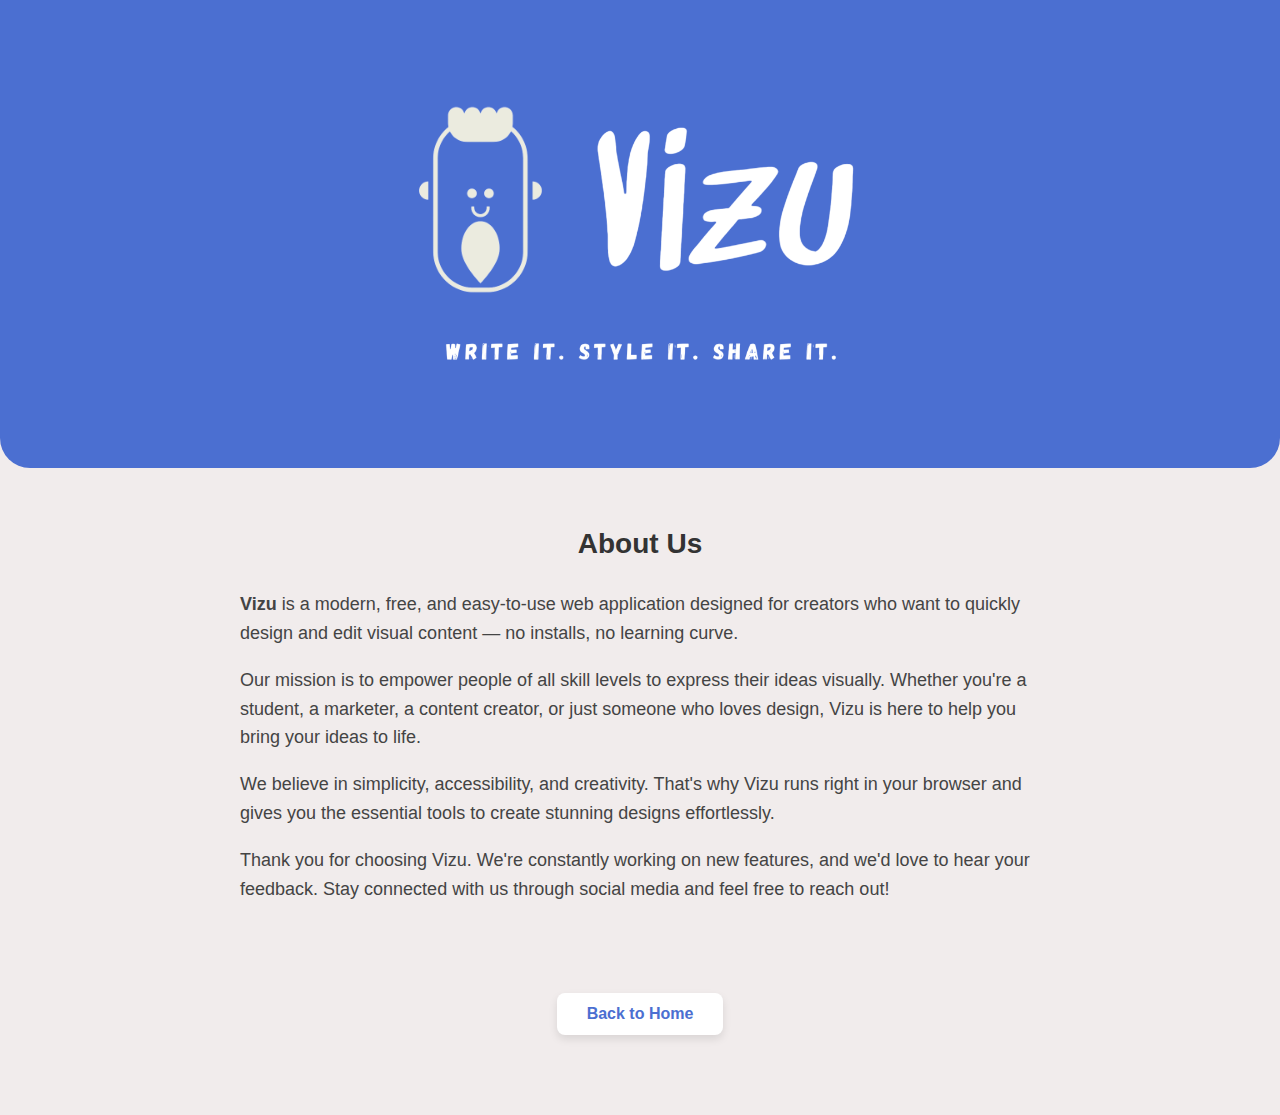
<file: aboutus.html>
<!DOCTYPE html>
<html lang="en">

<head>
    <meta charset="UTF-8" />
    <meta name="viewport" content="width=device-width, initial-scale=1.0" />
    <meta name="description" content="Learn more about the Vizu team and our mission.">
    <title>About Us - Vizu</title>
    <link rel="icon" type="image/x-icon" href="favicon.png">
    <link rel="stylesheet" href="home.css" />
    <link rel="preconnect" href="https://fonts.googleapis.com">
    <link rel="preconnect" href="https://fonts.gstatic.com" crossorigin>
    <link
        href="https://fonts.googleapis.com/css2?family=Roboto:ital,wght@0,100..900;1,100..900&family=Winky+Sans:ital,wght@0,300..900;1,300..900&display=swap"
        rel="stylesheet">
</head>

<body>
    <header class="hero">
        <div class="logo-container">
            <img src="logo.png" alt="Mascot" class="logo" />
            <img src="letters.png" alt="Vizu text" class="title" />
        </div>
        <img src="slogan.png" alt="Vizu slogan" class="slogan" />
    </header>

    <section class="projects-section">
        <h2 class="projects-heading">About Us</h2>
        <div style="max-width: 800px; margin: 0 auto; font-size: 18px; line-height: 1.6; color: #444;">
            <p><strong>Vizu</strong> is a modern, free, and easy-to-use web application designed for creators who want
                to quickly design and edit visual content — no installs, no learning curve.</p>

            <p>Our mission is to empower people of all skill levels to express their ideas visually. Whether you're a
                student, a marketer, a content creator, or just someone who loves design, Vizu is here to help you bring
                your ideas to life.</p>

            <p>We believe in simplicity, accessibility, and creativity. That's why Vizu runs right in your browser and
                gives you the essential tools to create stunning designs effortlessly.</p>

            <p>Thank you for choosing Vizu. We're constantly working on new features, and we'd love to hear your
                feedback. Stay connected with us through social media and feel free to reach out!</p>
        </div>
    </section>

    <div class="buttons" style="margin-top: 40px; margin-bottom: 80px;">
        <a href="index.html" class="btn2">Back to Home</a>
    </div>


    </div>

    <script>
        function menuToggle() {
            const toggleMenu = document.querySelector(".menu");
            toggleMenu.classList.toggle("active");
        }
    </script>
</body>

</html>
</file>
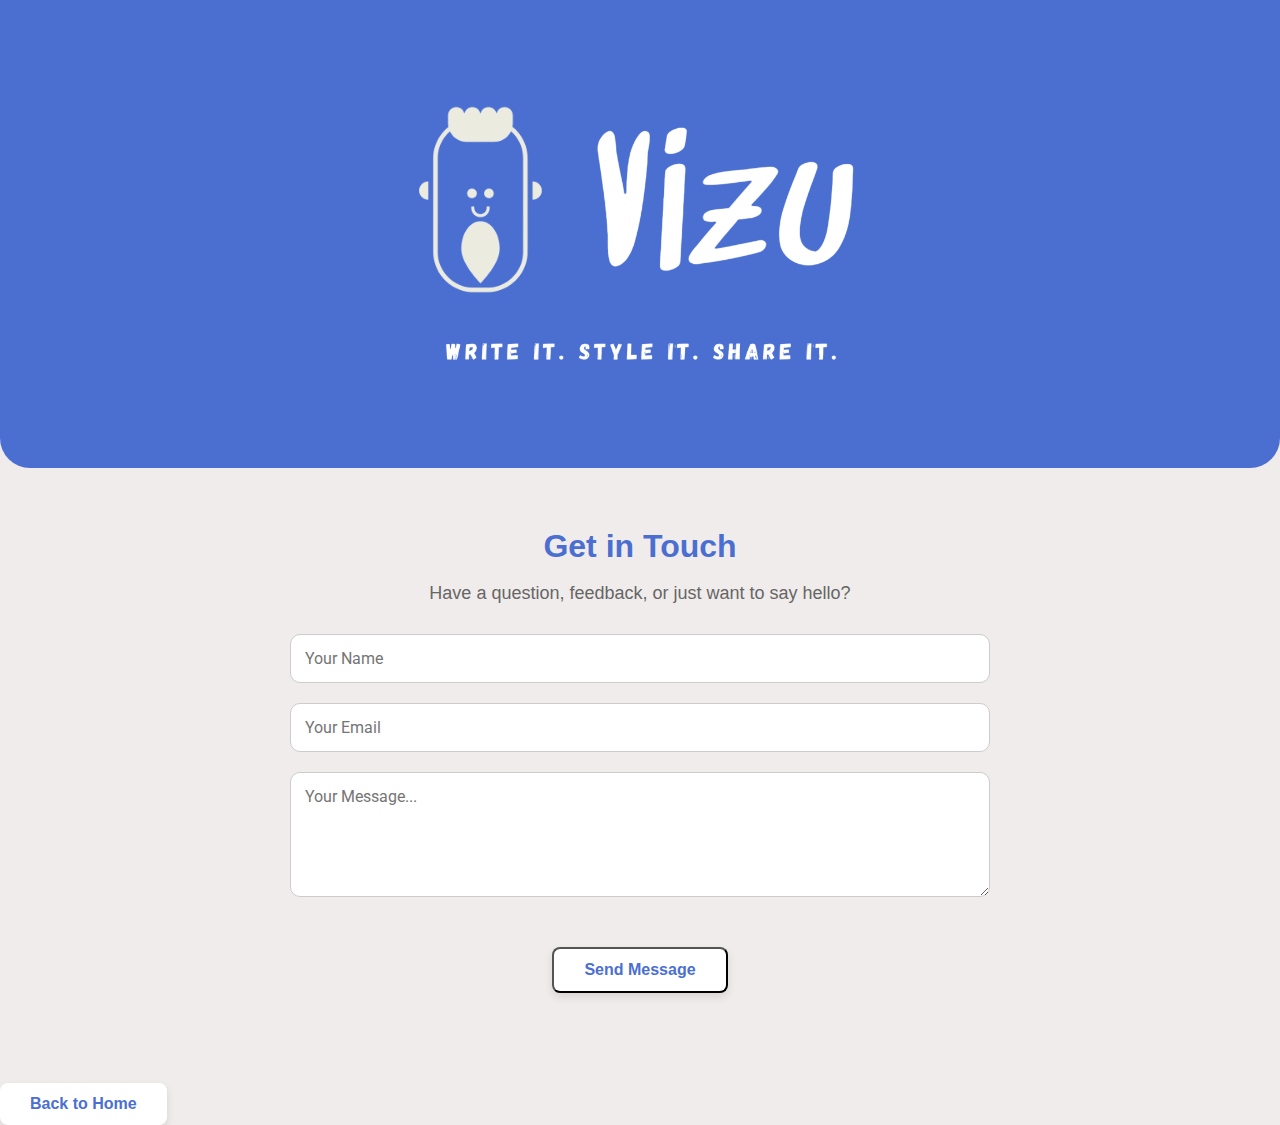
<file: contact.html>
<!DOCTYPE html>
<html lang="en">

<head>
    <meta charset="UTF-8" />
    <meta name="viewport" content="width=device-width, initial-scale=1.0" />
    <title>Contact Us - Vizu</title>
    <link rel="icon" type="image/x-icon" href="favicon.png">
    <link rel="stylesheet" href="home.css" />
    <link rel="stylesheet" href="contact.css" />
    <link rel="preconnect" href="https://fonts.googleapis.com">
    <link rel="preconnect" href="https://fonts.gstatic.com" crossorigin>
    <link
        href="https://fonts.googleapis.com/css2?family=Roboto:ital,wght@0,100..900;1,100..900&family=Winky+Sans:ital,wght@0,300..900;1,300..900&display=swap"
        rel="stylesheet">
</head>

<body>

    <header class="hero">
        <div class="logo-container">
            <img src="logo.png" alt="Mascot" class="logo" />
            <img src="letters.png" alt="Vizu text" class="title" />
        </div>
        <img src="slogan.png" alt="Vizu slogan" class="slogan" />
    </header>

    <section class="contact-section">
        <h2 class="contact-heading">Get in Touch</h2>
        <p class="contact-subheading">Have a question, feedback, or just want to say hello?</p>

        <form class="contact-form" action="https://formspree.io/f/xgvyzgqy" method="post">
            <input type="text" name="name" placeholder="Your Name" required />
            <input type="email" name="email" placeholder="Your Email" required />
            <textarea name="message" placeholder="Your Message..." rows="5" required></textarea>
            <button type="submit" class="btn1">Send Message</button>
        </form>
    </section>

    <div class="back-btn-container">
        <a href="index.html" class="btn2">Back to Home</a>
    </div>

</body>

</html>
</file>
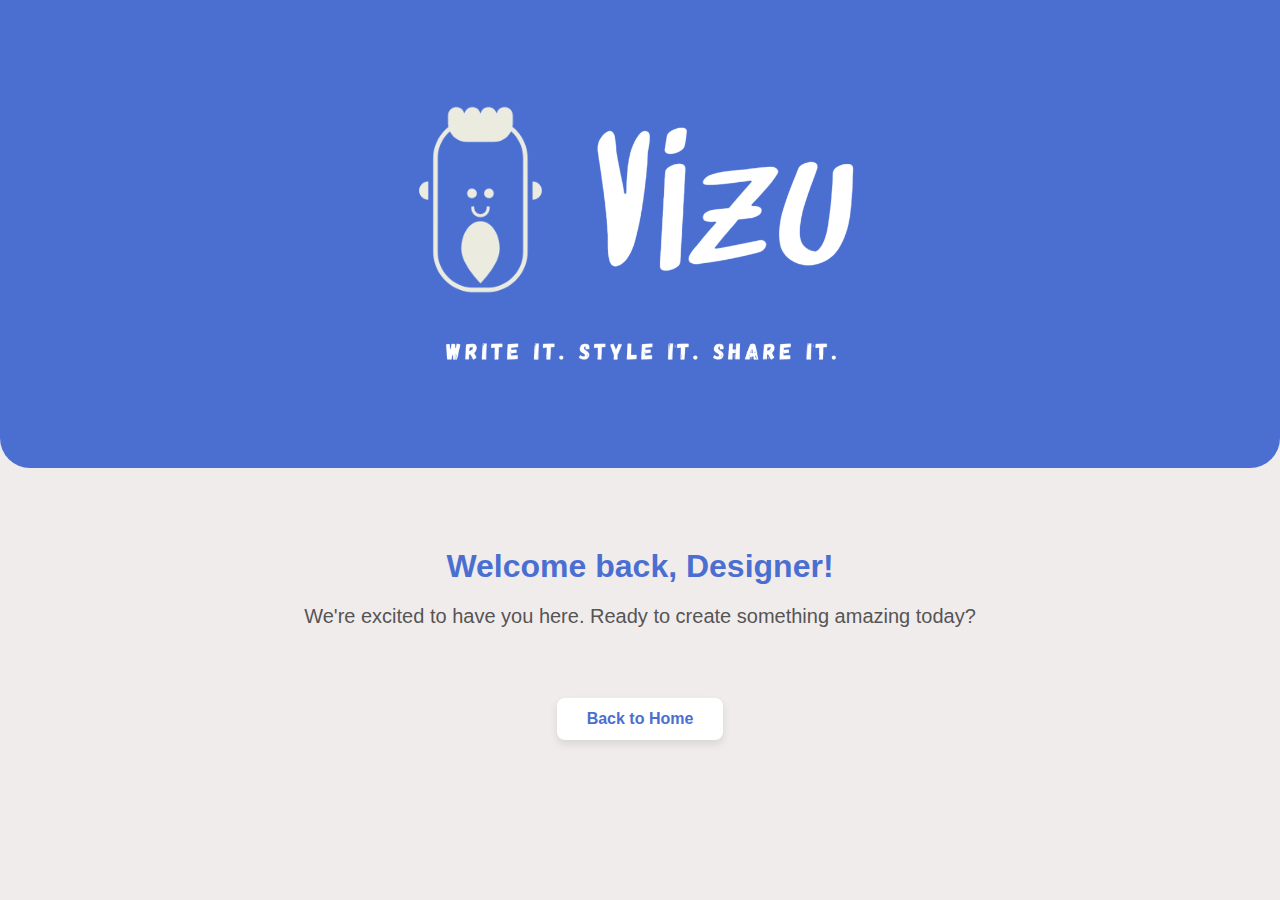
<file: welcome.html>
<!DOCTYPE html>
<html lang="en">

<head>
    <meta charset="UTF-8" />
    <meta name="viewport" content="width=device-width, initial-scale=1.0" />
    <meta name="description" content="Welcome to Vizu – your design space.">
    <title>Welcome - Vizu</title>
    <link rel="icon" type="image/x-icon" href="favicon.png">
    <link rel="stylesheet" href="home.css" />
    <link rel="stylesheet" href="welcome.css" />
    <link rel="preconnect" href="https://fonts.googleapis.com">
    <link rel="preconnect" href="https://fonts.gstatic.com" crossorigin>
    <link
        href="https://fonts.googleapis.com/css2?family=Roboto:ital,wght@0,100..900;1,100..900&family=Winky+Sans:ital,wght@0,300..900;1,300..900&display=swap"
        rel="stylesheet">
</head>

<body>
    <header class="hero">
        <div class="logo-container">
            <img src="logo.png" alt="Mascot" class="logo" />
            <img src="letters.png" alt="Vizu text" class="title" />
        </div>
        <img src="slogan.png" alt="Vizu slogan" class="slogan" />
    </header>

    <section class="welcome-section">
        <h2 class="welcome-heading">Welcome back, Designer!</h2>
        <p class="welcome-text">We're excited to have you here. Ready to create something amazing today?</p>

        <div class="buttons">

            <a href="index.html" class="btn2">Back to Home</a>
        </div>
    </section>

    <div class="action" id="userMenu" style="display: none;">
        <div class="profile" onclick="menuToggle();">
            <img src="logog.png" />
        </div>
        <div class="menu">
            <h3>Me!<br /></h3>
            <ul>
                <li>
                    <img src="instagram.png" /><a href="#">Follow Us</a>
                </li>
                <li>
                    <img src="aboutus.png" /><a href="aboutus.html">About Us</a>
                </li>
                <li>
                    <img src="tip.png" /><a href="#">Buy Us A Coffee</a>
                </li>
                <li>
                    <img src="4.png" /><a href="#" onclick="logout()">Logout</a>
                </li>
            </ul>
        </div>
    </div>

    <script>
        function menuToggle() {
            const toggleMenu = document.querySelector(".menu");
            toggleMenu.classList.toggle("active");
        }
    </script>
</body>

</html>
</file>
<file: home.css>
body {
  margin: 0;
  font-family: sans-serif;
  background-color: #f1ecec;
  font-family: Arial, Helvetica, sans-serif;
}

.hero {
  background-color: #4b6fd1;
  border-bottom-left-radius: 30px;
  border-bottom-right-radius: 30px;
  padding: 100px 20px;
  text-align: center;
}

.logo-container {
  display: flex;
  justify-content: center;
  align-items: center;
  gap: 30px;
  flex-wrap: wrap;
  margin-bottom: 10px;
}

.logo {
  width: 140px;
  max-width: 30vw;
}

.title {
  width: 290px;
  max-width: 50vw;
}

.slogan {
  margin-top: 30px;
  width: 400px;
  max-width: 90vw;
}

.buttons {
    display: flex;
    align-items: center;
    justify-content: center;
    gap: 30px; 
    margin-top: 30px;   
}

.btn1 {
  display: inline-block;
  margin-top: 30px;
  padding: 12px 30px;
  background-color: #ffffff;
  color: #4b6fd1;
  font-weight: bold;
  text-decoration: none;
  font-size: 16px;
  border-radius: 8px;
  box-shadow: 0 4px 8px rgba(0,0,0,0.1);
  transition: all 0.3s ease;
}

.btn1:hover {
  background-color: #e0e0e0;
  transform: translateY(-2px);
}

.btn2 {
  display: inline-block;
  margin-top: 30px;
  padding: 12px 30px;
  background-color: #ffffff;
  color: #4b6fd1;
  font-weight: bold;
  text-decoration: none;
  font-size: 16px;
  border-radius: 8px;
  box-shadow: 0 4px 8px rgba(0,0,0,0.1);
  transition: all 0.3s ease;
}

.btn2:hover {
  background-color: #e0e0e0;
  transform: translateY(-2px);
}

.projects-section {
  max-width: 1000px;
  margin: 60px auto;
  padding: 0 20px;
}

.projects-heading {
  font-size: 28px;
  color: #333;
  margin-bottom: 30px;
  text-align: center;
}

.project-gallery {
  display: grid;
  grid-template-columns: repeat(auto-fill, minmax(240px, 1fr));
  gap: 30px;
}

.project-card {
  background-color: #ffffff;
  border-radius: 16px;
  padding: 20px;
  box-shadow: 0 6px 16px rgba(0, 0, 0, 0.08);
  transition: transform 0.2s ease;
}

.project-card:hover {
  transform: translateY(-4px);
}

.project-card h3 {
  font-size: 18px;
  color: #4b6fd1;
  margin-bottom: 12px;
  font-weight: bold;
}

.project-card .preview {
  font-size: 14px;
  color: #555;
  height: 80px;
  overflow: hidden;
  margin-bottom: 15px;
  line-height: 1.4;
}

.project-card button {
  display: inline-block;
  margin-right: 8px;
  background-color: #4b6fd1;
  color: white;
  padding: 8px 14px;
  border: none;
  border-radius: 6px;
  cursor: pointer;
  font-weight: bold;
  font-size: 14px;
  transition: background 0.3s ease;
}

.project-card button:hover {
  background-color: #3d5fc2;
}

.project-card .delete-btn {
  background-color: #e74c3c;
}

.project-card .delete-btn:hover {
  background-color: #db7a70;
}

.popup-overlay {
  position: fixed;
  top: 0;
  left: 0;
  width: 100%;
  height: 100%;
  background: rgba(0, 0, 0, 0.65);
  display: flex;
  justify-content: center;
  align-items: center;
  z-index: 9999;
}

.popup {
  position: fixed;
  top: 0; left: 0;
  width: 100%; height: 100%;
  background-color: rgba(0,0,0,0.5);
  display: flex; justify-content: center; align-items: center;
  z-index: 999;
}
.popup-content {
  background-color: white;
  padding: 2rem;
  border-radius: 10px;
  text-align: center;
}

.popup-content #loginbtn {
  background-color: #333;
}


.hidden {
  display: none;
}

.popup-content button {
  margin: 10px;
  padding: 10px 20px;
  font-size: 16px;
  font-weight: bold;
  border: none;
  border-radius: 8px;
  cursor: pointer;
  box-shadow: 0 4px 8px rgba(0,0,0,0.1);
  transition: background-color 0.3s ease, transform 0.2s ease;
}

.popup-content button:hover {
  transform: translateY(-2px);
}

/* Διαφορετικά χρώματα για κάθε κουμπί */
.popup-content .login-btn {
  background-color: #4b6fd1;
  color: white;
}

.popup-content .login-btn:hover {
  background-color: #3d5fc2;
}

.popup-content .signup-btn {
  background-color: #3d5fc2;
  color: white;
}

.popup-content .signup-btn:hover {
  background-color: #3d5fc2;
}

.popup-content .cancel-btn {
  background-color: #e74c3c;
  color: white;
}

.popup-content .cancel-btn:hover {
  background-color: #c0392b;
}

.popup-content .cancel-btn {
  padding: 6px 6px;

}

.popup-content .para {
  font-size: 20px;
}

.action {
  position: fixed;
  top: 20px;
  right: 30px;
}

.action .profile {
  position: relative;
  width: 60px;
  height: 60px;
  border-radius: 50%;
  overflow: hidden;
  cursor: pointer;
}

.action .profile img {
  position: absolute;
  top: 0;
  left: 0;
  width: 100%;
  height: 100%;
  object-fit: cover;
}

.action .menu {
  position: absolute;
  top: 120px;
  right: -10px;
  padding: 10px 20px;
  background: #fff;
  width: 200px;
  box-sizing: 0 5px 25px rgba(0, 0, 0, 0.1);
  border-radius: 15px;
  transition: 0.5s;
  visibility: hidden;
  opacity: 0;
}

.action .menu.active {
  top: 80px;
  visibility: visible;
  opacity: 1;
}

.action .menu::before {
  content: "";
  position: absolute;
  top: -5px;
  right: 28px;
  width: 20px;
  height: 20px;
  background: #fff;
  transform: rotate(45deg);
}

.action .menu h3 {
  width: 100%;
  text-align: center;
  font-size: 18px;
  padding: 20px 0;
  font-weight: 500;
  color: #555;
  line-height: 1.5em;
}

.action .menu h3 span {
  font-size: 14px;
  color: #cecece;
  font-weight: 300;
}

.action .menu ul li {
  list-style: none;
  padding: 16px 0;
  border-top: 1px solid rgba(0, 0, 0, 0.05);
  display: flex;
  align-items: center;
}

.action .menu ul li img {
  max-width: 20px;
  margin-right: 10px;
  opacity: 0.5;
  transition: 0.5s;
}

.action .menu ul li:hover img {
  opacity: 1;
}

.action .menu ul li a {
  display: inline-block;
  text-decoration: none;
  color: #555;
  font-weight: 500;
  transition: 0.5s;
}

.action .menu ul li:hover a {
  color: #3d5fc2;
}
</file>
<file: contact.css>
.contact-section {
  max-width: 700px;
  margin: 60px auto;
  padding: 0 20px;
  text-align: center;
}

.contact-heading {
  font-size: 32px;
  color: #4b6fd1;
  margin-bottom: 10px;
}

.contact-subheading {
  font-size: 18px;
  color: #666;
  margin-bottom: 30px;
}

.contact-form {
  display: flex;
  flex-direction: column;
  gap: 20px;
}

.contact-form input,
.contact-form textarea {
  padding: 14px;
  font-size: 16px;
  border: 1px solid #ccc;
  border-radius: 10px;
  font-family: 'Roboto', sans-serif;
  transition: border-color 0.3s;
}

.contact-form input:focus,
.contact-form textarea:focus {
  border-color: #4b6fd1;
  outline: none;
}

.contact-form button {
  align-self: center;
}
</file>
<file: welcome.css>
.welcome-section {
  text-align: center;
  margin: 80px auto;
  max-width: 700px;
  padding: 0 20px;
}

.welcome-heading {
  font-size: 32px;
  color: #4b6fd1;
  margin-bottom: 20px;
}

.welcome-text {
  font-size: 20px;
  color: #555;
  margin-bottom: 40px;
}
</file>
